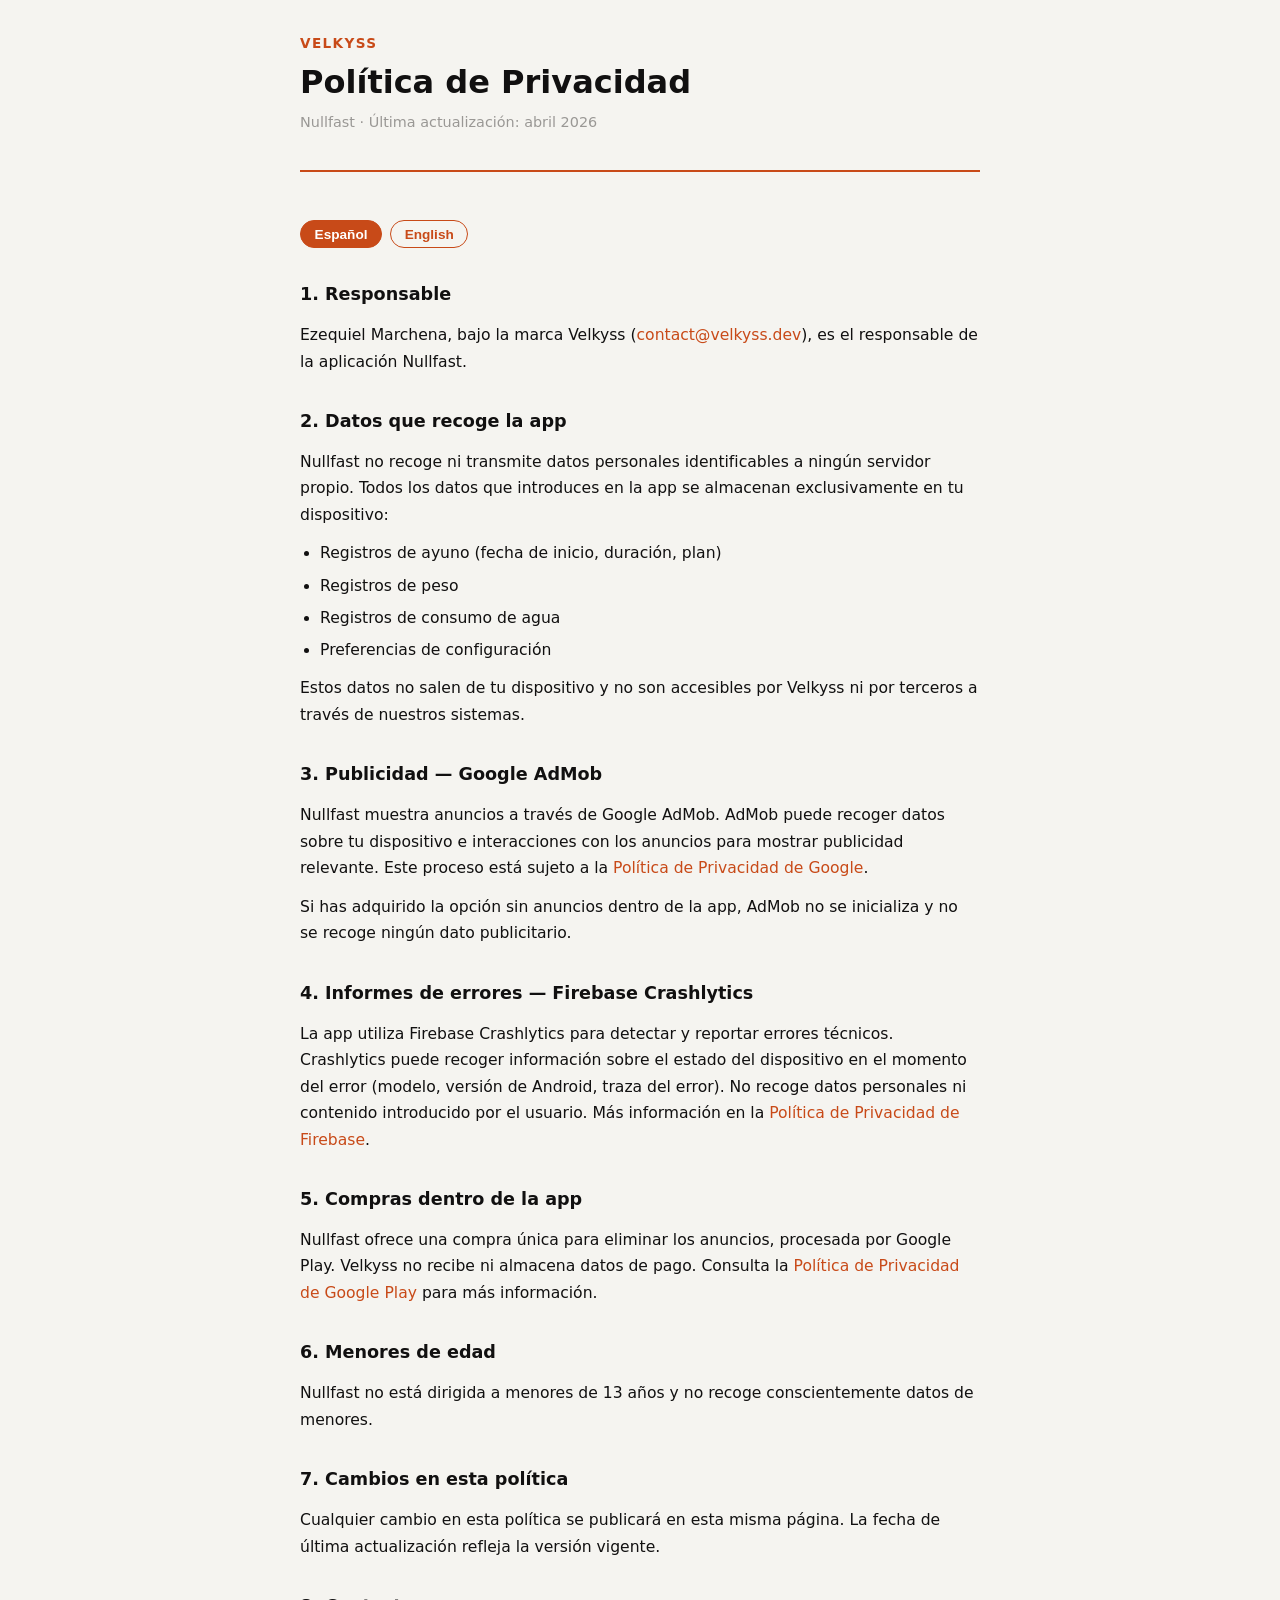
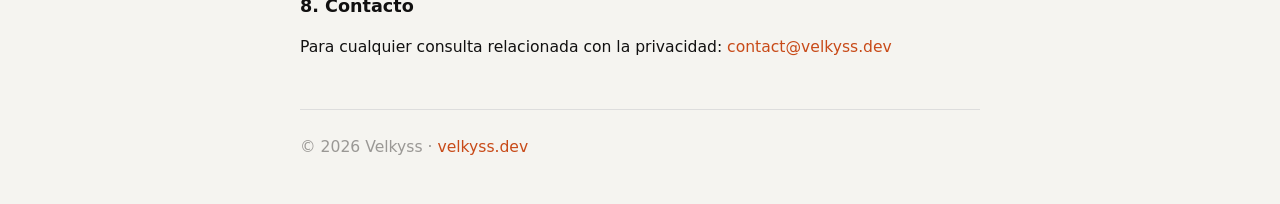
<file: nullfast/privacy.html>
<!DOCTYPE html>
<html lang="es">
<head>
  <meta charset="UTF-8" />
  <meta name="viewport" content="width=device-width, initial-scale=1.0" />
  <title>Política de Privacidad — Nullfast</title>
  <style>
    :root {
      --ink: #111010;
      --ink3: #9A9895;
      --fog: #F5F4F0;
      --ember: #C84A18;
    }
    * { box-sizing: border-box; margin: 0; padding: 0; }
    body {
      font-family: 'DM Sans', system-ui, -apple-system, sans-serif;
      background: var(--fog);
      color: var(--ink);
      line-height: 1.7;
      padding: 2rem 1rem;
    }
    .container {
      max-width: 680px;
      margin: 0 auto;
    }
    header {
      margin-bottom: 3rem;
      padding-bottom: 1.5rem;
      border-bottom: 2px solid var(--ember);
    }
    .brand {
      font-size: 0.85rem;
      font-weight: 600;
      letter-spacing: 0.1em;
      text-transform: uppercase;
      color: var(--ember);
      margin-bottom: 0.5rem;
    }
    h1 {
      font-size: 2rem;
      font-weight: 800;
      line-height: 1.2;
      margin-bottom: 0.5rem;
    }
    .meta {
      font-size: 0.9rem;
      color: var(--ink3);
    }
    h2 {
      font-size: 1.1rem;
      font-weight: 700;
      margin: 2rem 0 0.75rem;
      color: var(--ink);
    }
    p {
      margin-bottom: 0.75rem;
      font-size: 0.975rem;
    }
    ul {
      margin: 0.5rem 0 0.75rem 1.25rem;
      font-size: 0.975rem;
    }
    ul li { margin-bottom: 0.35rem; }
    a { color: var(--ember); text-decoration: none; }
    a:hover { text-decoration: underline; }
    footer {
      margin-top: 3rem;
      padding-top: 1.5rem;
      border-top: 1px solid #ddd;
      font-size: 0.85rem;
      color: var(--ink3);
    }

    /* English toggle */
    .lang-toggle {
      display: flex;
      gap: 0.5rem;
      margin-bottom: 2rem;
    }
    .lang-btn {
      padding: 0.35rem 0.85rem;
      border: 1.5px solid var(--ember);
      border-radius: 99px;
      background: transparent;
      color: var(--ember);
      font-size: 0.85rem;
      font-weight: 600;
      cursor: pointer;
      transition: background 0.15s, color 0.15s;
    }
    .lang-btn.active {
      background: var(--ember);
      color: #fff;
    }
    [data-lang] { display: none; }
    [data-lang].visible { display: block; }
  </style>
</head>
<body>
<div class="container">

  <header>
    <div class="brand">Velkyss</div>
    <h1>Política de Privacidad</h1>
    <p class="meta">Nullfast · Última actualización: abril 2026</p>
  </header>

  <div class="lang-toggle">
    <button class="lang-btn active" onclick="setLang('es')">Español</button>
    <button class="lang-btn" onclick="setLang('en')">English</button>
  </div>

  <!-- ESPAÑOL -->
  <div data-lang="es" class="visible">

    <h2>1. Responsable</h2>
    <p>Ezequiel Marchena, bajo la marca Velkyss (<a href="mailto:contact@velkyss.dev">contact@velkyss.dev</a>), es el responsable de la aplicación Nullfast.</p>

    <h2>2. Datos que recoge la app</h2>
    <p>Nullfast no recoge ni transmite datos personales identificables a ningún servidor propio. Todos los datos que introduces en la app se almacenan exclusivamente en tu dispositivo:</p>
    <ul>
      <li>Registros de ayuno (fecha de inicio, duración, plan)</li>
      <li>Registros de peso</li>
      <li>Registros de consumo de agua</li>
      <li>Preferencias de configuración</li>
    </ul>
    <p>Estos datos no salen de tu dispositivo y no son accesibles por Velkyss ni por terceros a través de nuestros sistemas.</p>

    <h2>3. Publicidad — Google AdMob</h2>
    <p>Nullfast muestra anuncios a través de Google AdMob. AdMob puede recoger datos sobre tu dispositivo e interacciones con los anuncios para mostrar publicidad relevante. Este proceso está sujeto a la <a href="https://policies.google.com/privacy" target="_blank">Política de Privacidad de Google</a>.</p>
    <p>Si has adquirido la opción sin anuncios dentro de la app, AdMob no se inicializa y no se recoge ningún dato publicitario.</p>

    <h2>4. Informes de errores — Firebase Crashlytics</h2>
    <p>La app utiliza Firebase Crashlytics para detectar y reportar errores técnicos. Crashlytics puede recoger información sobre el estado del dispositivo en el momento del error (modelo, versión de Android, traza del error). No recoge datos personales ni contenido introducido por el usuario. Más información en la <a href="https://firebase.google.com/support/privacy" target="_blank">Política de Privacidad de Firebase</a>.</p>

    <h2>5. Compras dentro de la app</h2>
    <p>Nullfast ofrece una compra única para eliminar los anuncios, procesada por Google Play. Velkyss no recibe ni almacena datos de pago. Consulta la <a href="https://payments.google.com/payments/apis-secure/get_legal_document?ldo=0&ldt=privacynotice" target="_blank">Política de Privacidad de Google Play</a> para más información.</p>

    <h2>6. Menores de edad</h2>
    <p>Nullfast no está dirigida a menores de 13 años y no recoge conscientemente datos de menores.</p>

    <h2>7. Cambios en esta política</h2>
    <p>Cualquier cambio en esta política se publicará en esta misma página. La fecha de última actualización refleja la versión vigente.</p>

    <h2>8. Contacto</h2>
    <p>Para cualquier consulta relacionada con la privacidad: <a href="mailto:contact@velkyss.dev">contact@velkyss.dev</a></p>

  </div>

  <!-- ENGLISH -->
  <div data-lang="en">

    <h2>1. Data Controller</h2>
    <p>Ezequiel Marchena, operating under the Velkyss brand (<a href="mailto:contact@velkyss.dev">contact@velkyss.dev</a>), is responsible for the Nullfast application.</p>

    <h2>2. Data collected by the app</h2>
    <p>Nullfast does not collect or transmit personally identifiable data to any of our servers. All data you enter in the app is stored exclusively on your device:</p>
    <ul>
      <li>Fasting records (start date, duration, plan)</li>
      <li>Weight records</li>
      <li>Water intake records</li>
      <li>Configuration preferences</li>
    </ul>
    <p>This data never leaves your device and is not accessible by Velkyss or any third party through our systems.</p>

    <h2>3. Advertising — Google AdMob</h2>
    <p>Nullfast displays ads through Google AdMob. AdMob may collect data about your device and ad interactions to show relevant advertising. This process is subject to <a href="https://policies.google.com/privacy" target="_blank">Google's Privacy Policy</a>.</p>
    <p>If you have purchased the remove-ads option within the app, AdMob is not initialized and no advertising data is collected.</p>

    <h2>4. Crash reporting — Firebase Crashlytics</h2>
    <p>The app uses Firebase Crashlytics to detect and report technical errors. Crashlytics may collect information about the device state at the time of a crash (device model, Android version, error stack trace). It does not collect personal data or any content entered by the user. See <a href="https://firebase.google.com/support/privacy" target="_blank">Firebase's Privacy Policy</a> for more information.</p>

    <h2>5. In-app purchases</h2>
    <p>Nullfast offers a one-time purchase to remove ads, processed by Google Play. Velkyss does not receive or store payment data. Please refer to <a href="https://payments.google.com/payments/apis-secure/get_legal_document?ldo=0&ldt=privacynotice" target="_blank">Google Play's Privacy Policy</a> for details.</p>

    <h2>6. Children</h2>
    <p>Nullfast is not directed at children under 13 and does not knowingly collect data from minors.</p>

    <h2>7. Changes to this policy</h2>
    <p>Any changes to this policy will be published on this page. The last updated date reflects the current version.</p>

    <h2>8. Contact</h2>
    <p>For any privacy-related enquiries: <a href="mailto:contact@velkyss.dev">contact@velkyss.dev</a></p>

  </div>

  <footer>
    <p>© 2026 Velkyss · <a href="https://velkyss.dev">velkyss.dev</a></p>
  </footer>

</div>

<script>
  function setLang(lang) {
    document.querySelectorAll('[data-lang]').forEach(el => {
      el.classList.toggle('visible', el.dataset.lang === lang);
    });
    document.querySelectorAll('.lang-btn').forEach(btn => {
      btn.classList.toggle('active', btn.textContent.toLowerCase().startsWith(lang));
    });
  }
</script>
</body>
</html>
</file>
